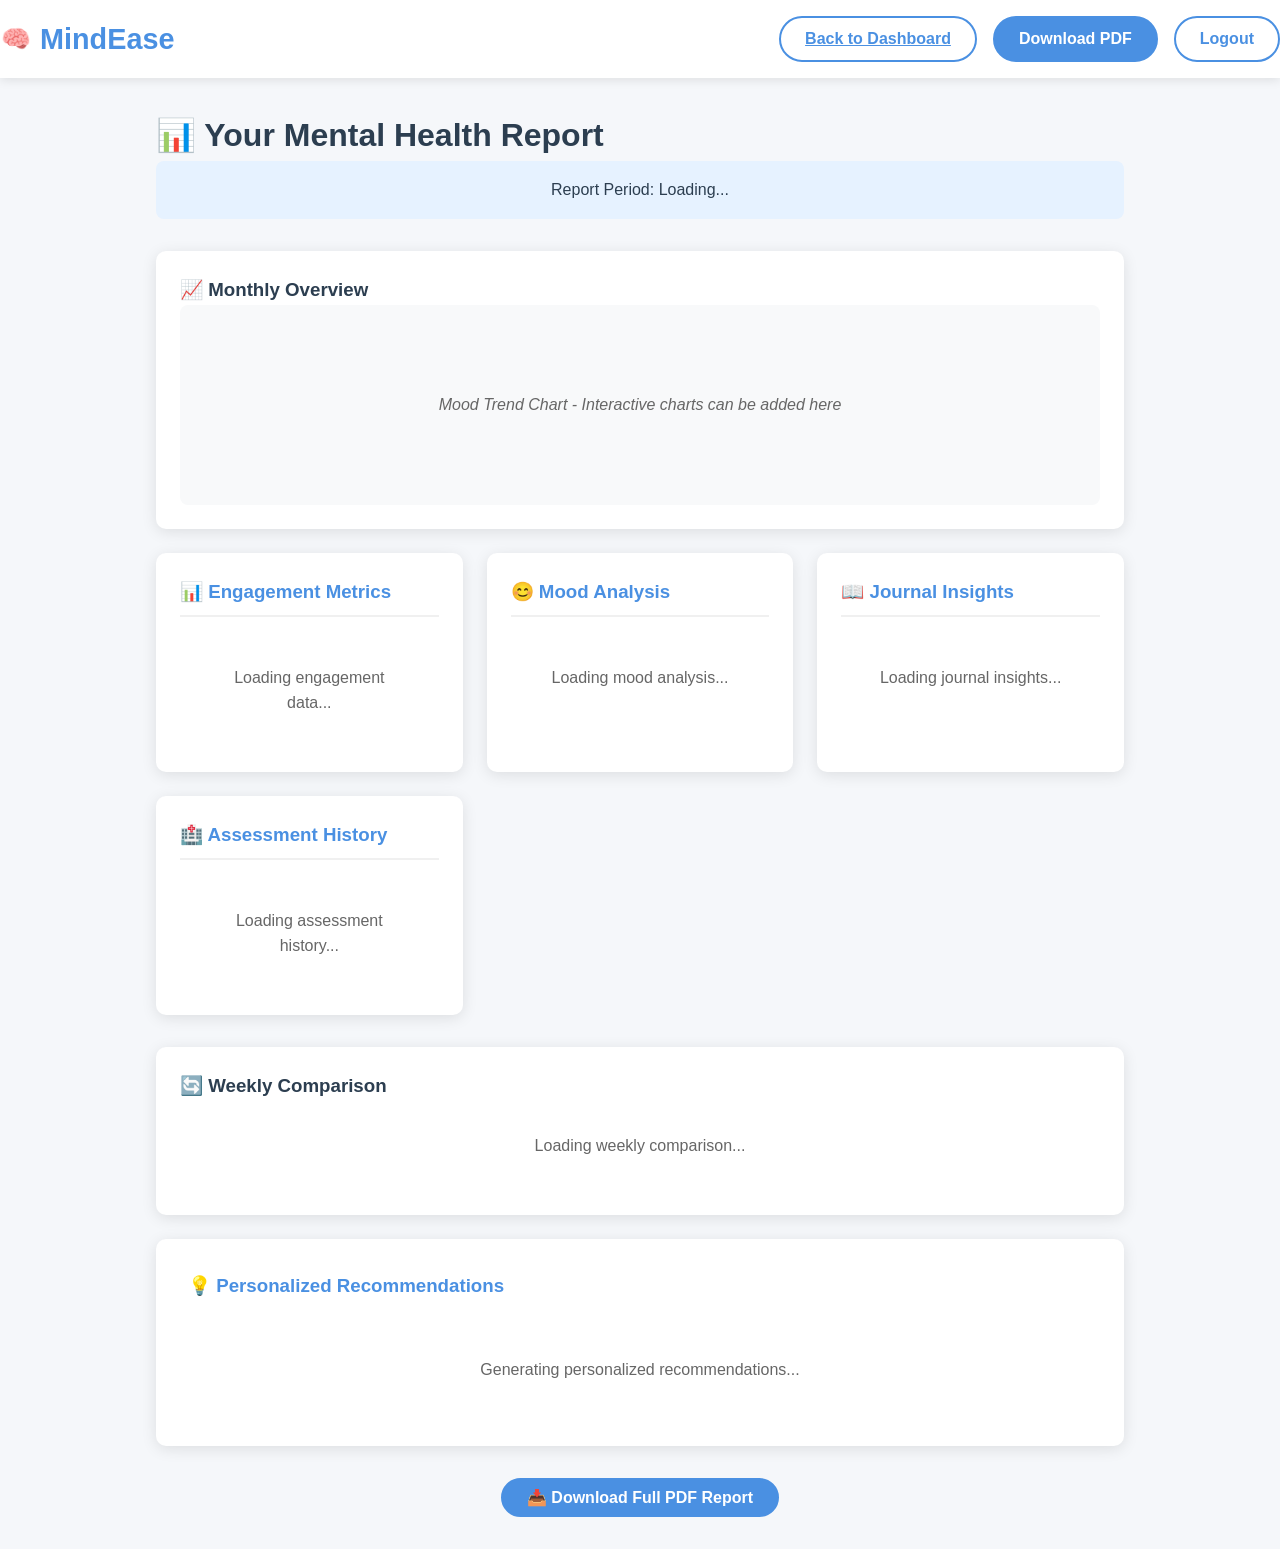
<file: frontend/analytics-report.html>
<!DOCTYPE html>
<html lang="en">
<head>
    <meta charset="UTF-8">
    <meta name="viewport" content="width=device-width, initial-scale=1.0">
    <title>Mental Health Report - MindEase</title>
    <link rel="stylesheet" href="css/style.css">
    <style>
        .analytics-container {
            max-width: 1000px;
            margin: 2rem auto;
            padding: 0 1rem;
        }
        
        .report-period {
            background: #e6f2ff;
            padding: 1rem;
            border-radius: 8px;
            margin-bottom: 2rem;
            text-align: center;
        }
        
        .metrics-grid {
            display: grid;
            grid-template-columns: repeat(auto-fit, minmax(300px, 1fr));
            gap: 1.5rem;
            margin-bottom: 2rem;
        }
        
        .metric-card {
            background: white;
            padding: 1.5rem;
            border-radius: 10px;
            box-shadow: 0 3px 15px rgba(0,0,0,0.1);
        }
        
        .metric-card h3 {
            color: #4a90e2;
            margin-bottom: 1rem;
            border-bottom: 2px solid #f0f0f0;
            padding-bottom: 0.5rem;
        }
        
        .metric-item {
            margin-bottom: 1rem;
            padding-bottom: 1rem;
            border-bottom: 1px solid #f0f0f0;
        }
        
        .metric-item:last-child {
            border-bottom: none;
            margin-bottom: 0;
        }
        
        .metric-label {
            font-weight: 600;
            color: #333;
            margin-bottom: 0.3rem;
        }
        
        .metric-value {
            color: #666;
            font-size: 1.1rem;
        }
        
        .recommendations-section {
            background: white;
            padding: 2rem;
            border-radius: 10px;
            box-shadow: 0 3px 15px rgba(0,0,0,0.1);
            margin-bottom: 2rem;
        }
        
        .recommendations-section h3 {
            color: #4a90e2;
            margin-bottom: 1.5rem;
        }
        
        .recommendation-item {
            background: #f8f9fa;
            padding: 1rem;
            border-radius: 8px;
            margin-bottom: 1rem;
            border-left: 4px solid #4a90e2;
        }
        
        .trend-up {
            color: #5bd75b;
            font-weight: bold;
        }
        
        .trend-down {
            color: #ff6b6b;
            font-weight: bold;
        }
        
        .trend-stable {
            color: #ffa500;
            font-weight: bold;
        }
        
        .loading {
            text-align: center;
            padding: 2rem;
            color: #666;
        }
        
        .chart-container {
            background: white;
            padding: 1.5rem;
            border-radius: 10px;
            box-shadow: 0 3px 15px rgba(0,0,0,0.1);
            margin-bottom: 1.5rem;
        }
        
        .chart-placeholder {
            background: #f8f9fa;
            height: 200px;
            border-radius: 8px;
            display: flex;
            align-items: center;
            justify-content: center;
            color: #666;
            font-style: italic;
        }
    </style>
</head>
<body>
    <header>
        <nav>
            <a href="dashboard.html" class="logo">
                <span class="logo-icon">🧠</span>
                <span>MindEase</span>
            </a>
            <div class="nav-buttons">
                <a href="dashboard.html" class="btn btn-outline">Back to Dashboard</a>
                <button class="btn btn-primary" onclick="generatePDFReport()">Download PDF</button>
                <button class="btn btn-outline" onclick="logout()">Logout</button>
            </div>
        </nav>
    </header>

    <div class="analytics-container">
        <h1>📊 Your Mental Health Report</h1>
        
        <div class="report-period">
            <p>Report Period: <span id="reportPeriod">Loading...</span></p>
        </div>

        <div class="chart-container">
            <h3>📈 Monthly Overview</h3>
            <div class="chart-placeholder" id="moodChart">
                Mood Trend Chart - Interactive charts can be added here
            </div>
        </div>

        <div class="metrics-grid">
            <div class="metric-card">
                <h3>📊 Engagement Metrics</h3>
                <div id="engagementMetrics" class="loading">
                    Loading engagement data...
                </div>
            </div>
            
            <div class="metric-card">
                <h3>😊 Mood Analysis</h3>
                <div id="moodAnalysis" class="loading">
                    Loading mood analysis...
                </div>
            </div>
            
            <div class="metric-card">
                <h3>📖 Journal Insights</h3>
                <div id="journalInsights" class="loading">
                    Loading journal insights...
                </div>
            </div>
            
            <div class="metric-card">
                <h3>🏥 Assessment History</h3>
                <div id="assessmentHistory" class="loading">
                    Loading assessment history...
                </div>
            </div>
        </div>

        <div class="chart-container">
            <h3>🔄 Weekly Comparison</h3>
            <div id="weeklyComparison" class="loading">
                Loading weekly comparison...
            </div>
        </div>

        <div class="recommendations-section">
            <h3>💡 Personalized Recommendations</h3>
            <div id="recommendationsList" class="loading">
                Generating personalized recommendations...
            </div>
        </div>

        <div style="text-align: center; margin-top: 2rem;">
            <button class="btn btn-primary" onclick="generatePDFReport()">📥 Download Full PDF Report</button>
        </div>
    </div>

    <script src="js/auth.js"></script>
    <script src="js/analytics.js"></script>
</body>
</html>
</file>
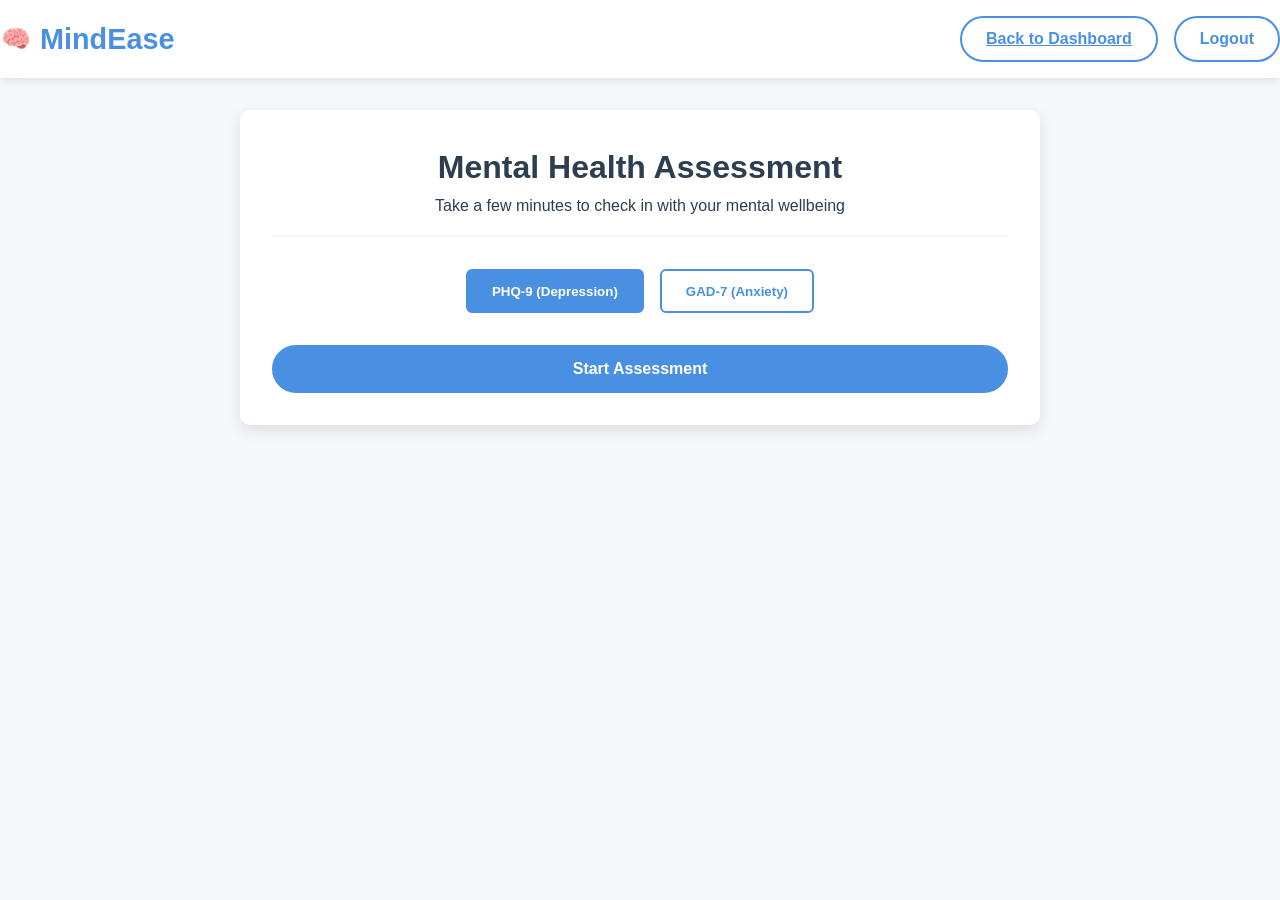
<file: frontend/assessment.html>
<!DOCTYPE html>
<html lang="en">
<head>
    <meta charset="UTF-8">
    <meta name="viewport" content="width=device-width, initial-scale=1.0">
    <title>Mental Health Assessment - MindEase</title>
    <link rel="stylesheet" href="css/style.css">
    <style>
        .assessment-container {
            max-width: 800px;
            margin: 2rem auto;
            background: white;
            border-radius: 10px;
            box-shadow: 0 5px 15px rgba(0,0,0,0.1);
            padding: 2rem;
        }
        .assessment-header {
            text-align: center;
            margin-bottom: 2rem;
            padding-bottom: 1rem;
            border-bottom: 2px solid #f1f3f5;
        }
        .question-card {
            background: #f8f9fa;
            padding: 1.5rem;
            border-radius: 8px;
            margin-bottom: 1.5rem;
        }
        .question-text {
            font-weight: 600;
            margin-bottom: 1rem;
            color: var(--dark);
        }
        .scale-options {
            display: grid;
            grid-template-columns: repeat(4, 1fr);
            gap: 0.5rem;
        }
        .scale-option {
            padding: 0.8rem;
            background: white;
            border: 2px solid #e9ecef;
            border-radius: 6px;
            text-align: center;
            cursor: pointer;
            transition: all 0.3s;
        }
        .scale-option:hover {
            border-color: var(--primary);
        }
        .scale-option.selected {
            background: var(--primary);
            color: white;
            border-color: var(--primary);
        }
        .assessment-type {
            display: flex;
            gap: 1rem;
            margin-bottom: 2rem;
            justify-content: center;
        }
        .type-btn {
            padding: 0.8rem 1.5rem;
            border: 2px solid var(--primary);
            background: white;
            color: var(--primary);
            border-radius: 6px;
            cursor: pointer;
            font-weight: 600;
        }
        .type-btn.active {
            background: var(--primary);
            color: white;
        }
        .progress-bar {
            height: 6px;
            background: #e9ecef;
            border-radius: 3px;
            margin: 2rem 0;
            overflow: hidden;
        }
        .progress-fill {
            height: 100%;
            background: var(--primary);
            transition: width 0.3s;
        }
        .result-card {
            background: #e8f5e8;
            border-left: 4px solid #5bd75b;
            padding: 1.5rem;
            border-radius: 8px;
            margin-top: 2rem;
        }
        .navigation {
            display: flex;
            justify-content: space-between;
            margin-top: 2rem;
        }
        .hidden {
            display: none;
        }
    </style>
</head>
<body>
    <header>
        <nav>
            <a href="dashboard.html" class="logo">
                <span class="logo-icon">🧠</span>
                <span>MindEase</span>
            </a>
            <div class="nav-buttons">
                <a href="dashboard.html" class="btn btn-outline">Back to Dashboard</a>
                <button class="btn btn-outline" onclick="logout()">Logout</button>
            </div>
        </nav>
    </header>

    <div class="assessment-container">
        <div class="assessment-header">
            <h1>Mental Health Assessment</h1>
            <p>Take a few minutes to check in with your mental wellbeing</p>
        </div>

        <!-- Assessment Type Selection -->
        <div id="typeSelection">
            <div class="assessment-type">
                <button class="type-btn active" onclick="selectAssessmentType('phq9')">PHQ-9 (Depression)</button>
                <button class="type-btn" onclick="selectAssessmentType('gad7')">GAD-7 (Anxiety)</button>
            </div>
            <button class="btn btn-primary btn-full" onclick="startAssessment()">Start Assessment</button>
        </div>

        <!-- Assessment Questions -->
        <div id="assessmentQuestions" class="hidden">
            <div id="assessmentInfo">
                <h2 id="assessmentTitle"></h2>
                <p id="assessmentInstructions"></p>
            </div>

            <div class="progress-bar">
                <div id="progressFill" class="progress-fill" style="width: 0%"></div>
            </div>

            <div id="questionsContainer"></div>

            <div class="navigation">
                <button class="btn btn-outline" onclick="previousQuestion()" id="prevBtn">Previous</button>
                <button class="btn btn-primary" onclick="nextQuestion()" id="nextBtn">Next Question</button>
                <button class="btn btn-primary" onclick="submitAssessment()" id="submitBtn" style="display: none">Submit Assessment</button>
            </div>
        </div>

        <!-- Results -->
        <div id="assessmentResults" class="hidden">
            <h2>Assessment Complete</h2>
            <div class="result-card">
                <h3>Your Results</h3>
                <p><strong>Total Score:</strong> <span id="resultScore"></span></p>
                <p><strong>Severity:</strong> <span id="resultSeverity"></span></p>
                <p><strong>Recommendation:</strong> <span id="resultRecommendation"></span></p>
            </div>
            <button class="btn btn-primary" onclick="goToDashboard()">Back to Dashboard</button>
            <button class="btn btn-outline" onclick="takeAnother()">Take Another Assessment</button>
        </div>
    </div>

    <script src="js/auth.js"></script>
    <script src="js/assessment.js"></script>
</body>
</html>
</file>
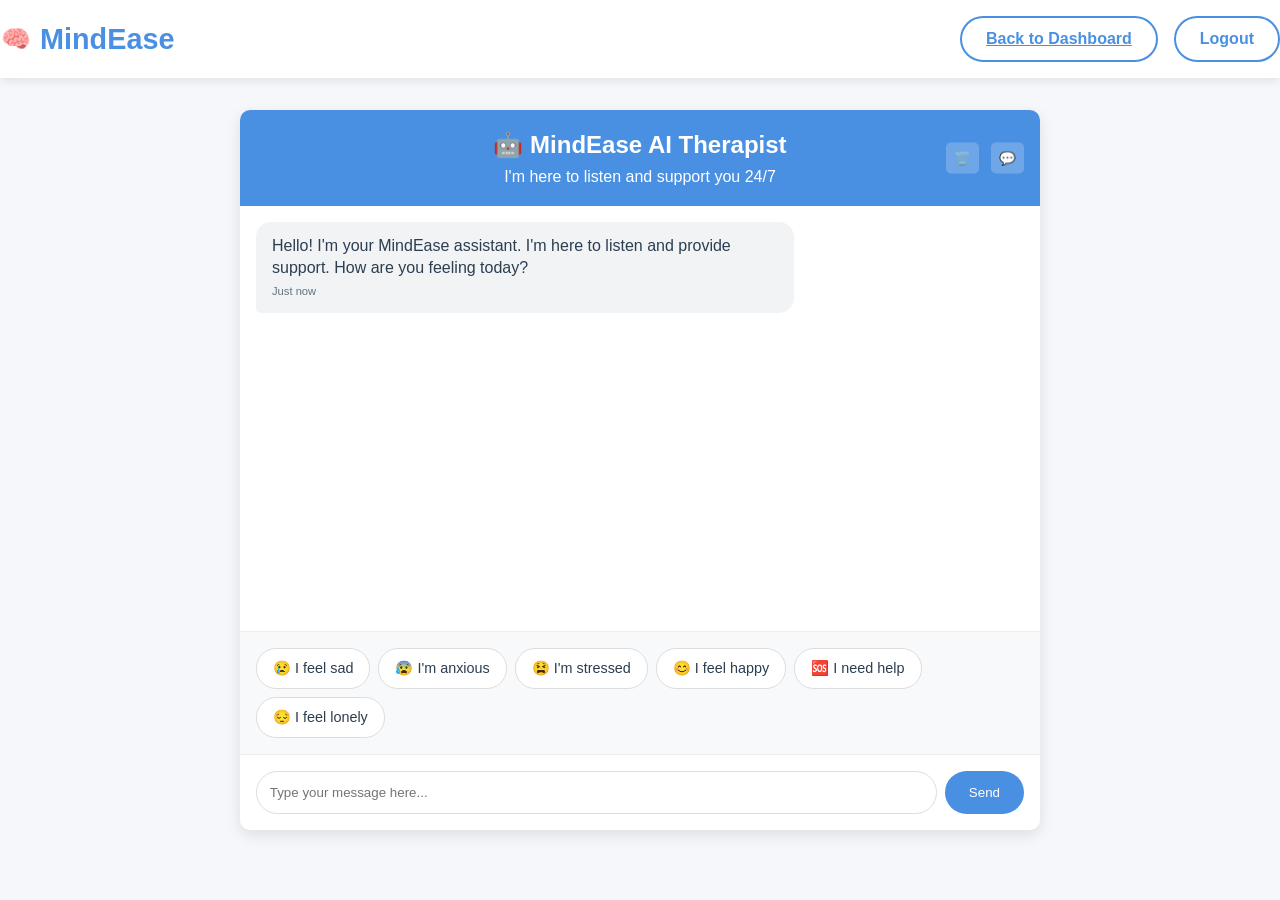
<file: frontend/chatbot.html>
<!DOCTYPE html>
<html lang="en">
<head>
    <meta charset="UTF-8">
    <meta name="viewport" content="width=device-width, initial-scale=1.0">
    <title>AI Therapist - MindEase</title>
    <link rel="stylesheet" href="css/style.css">
    <style>
        .chat-container {
            max-width: 800px;
            margin: 2rem auto;
            background: white;
            border-radius: 10px;
            box-shadow: 0 5px 15px rgba(0,0,0,0.1);
            height: 80vh;
            display: flex;
            flex-direction: column;
        }
        .chat-header {
            background: var(--primary);
            color: white;
            padding: 1rem;
            border-radius: 10px 10px 0 0;
            text-align: center;
            position: relative;
        }
        .chat-messages {
            flex: 1;
            padding: 1rem;
            overflow-y: auto;
            display: flex;
            flex-direction: column;
            gap: 1rem;
        }
        .message {
            max-width: 70%;
            padding: 0.8rem 1rem;
            border-radius: 15px;
            line-height: 1.4;
        }
        .user-message {
            align-self: flex-end;
            background: var(--primary);
            color: white;
            border-bottom-right-radius: 5px;
        }
        .bot-message {
            align-self: flex-start;
            background: #f1f3f5;
            color: var(--text);
            border-bottom-left-radius: 5px;
        }
        .chat-input {
            display: flex;
            padding: 1rem;
            border-top: 1px solid #eee;
            gap: 0.5rem;
        }
        .chat-input input {
            flex: 1;
            padding: 0.8rem;
            border: 1px solid #ddd;
            border-radius: 25px;
            outline: none;
        }
        .chat-input button {
            padding: 0.8rem 1.5rem;
            border: none;
            background: var(--primary);
            color: white;
            border-radius: 25px;
            cursor: pointer;
        }
        .typing-indicator {
            align-self: flex-start;
            background: #f1f3f5;
            padding: 0.8rem 1rem;
            border-radius: 15px;
            border-bottom-left-radius: 5px;
            color: #666;
            font-style: italic;
        }
        .timestamp {
            font-size: 0.7rem;
            opacity: 0.7;
            margin-top: 0.3rem;
        }
        .quick-replies {
            display: flex;
            flex-wrap: wrap;
            gap: 0.5rem;
            padding: 1rem;
            border-top: 1px solid #eee;
            background: #f8f9fa;
        }
        .quick-reply {
            padding: 0.5rem 1rem;
            background: white;
            border: 1px solid #ddd;
            border-radius: 20px;
            cursor: pointer;
            font-size: 0.9rem;
            transition: all 0.3s;
        }
        .quick-reply:hover {
            background: var(--primary);
            color: white;
            border-color: var(--primary);
        }
        .chat-actions {
            position: absolute;
            right: 1rem;
            top: 50%;
            transform: translateY(-50%);
        }
        .action-btn {
            background: rgba(255,255,255,0.2);
            border: none;
            color: white;
            padding: 0.5rem;
            border-radius: 5px;
            cursor: pointer;
            margin-left: 0.5rem;
        }
    </style>
</head>
<body>
    <header>
        <nav>
            <a href="dashboard.html" class="logo">
                <span class="logo-icon">🧠</span>
                <span>MindEase</span>
            </a>
            <div class="nav-buttons">
                <a href="dashboard.html" class="btn btn-outline">Back to Dashboard</a>
                <button class="btn btn-outline" onclick="logout()">Logout</button>
            </div>
        </nav>
    </header>

    <div class="chat-container">
        <div class="chat-header">
            <h2>🤖 MindEase AI Therapist</h2>
            <p>I'm here to listen and support you 24/7</p>
            <div class="chat-actions">
                <button class="action-btn" onclick="clearChat()" title="Clear chat">🗑️</button>
                <button class="action-btn" onclick="showQuickReplies()" title="Quick replies">💬</button>
            </div>
        </div>
        
        <div class="chat-messages" id="chatMessages">
            <div class="message bot-message">
                Hello! I'm your MindEase assistant. I'm here to listen and provide support. How are you feeling today?
                <div class="timestamp">Just now</div>
            </div>
        </div>
        
        <div class="quick-replies" id="quickReplies">
            <div class="quick-reply" onclick="sendQuickReply('I feel sad today')">😢 I feel sad</div>
            <div class="quick-reply" onclick="sendQuickReply('I am feeling anxious')">😰 I'm anxious</div>
            <div class="quick-reply" onclick="sendQuickReply('I am stressed out')">😫 I'm stressed</div>
            <div class="quick-reply" onclick="sendQuickReply('I feel happy today')">😊 I feel happy</div>
            <div class="quick-reply" onclick="sendQuickReply('I need help coping')">🆘 I need help</div>
            <div class="quick-reply" onclick="sendQuickReply('I feel lonely')">😔 I feel lonely</div>
        </div>
        
        <div class="chat-input">
            <input type="text" id="messageInput" placeholder="Type your message here..." onkeypress="handleKeyPress(event)">
            <button onclick="sendMessage()">Send</button>
        </div>
    </div>

    <script src="js/auth.js"></script>
    <script src="js/chat.js"></script>
</body>
</html>
</file>
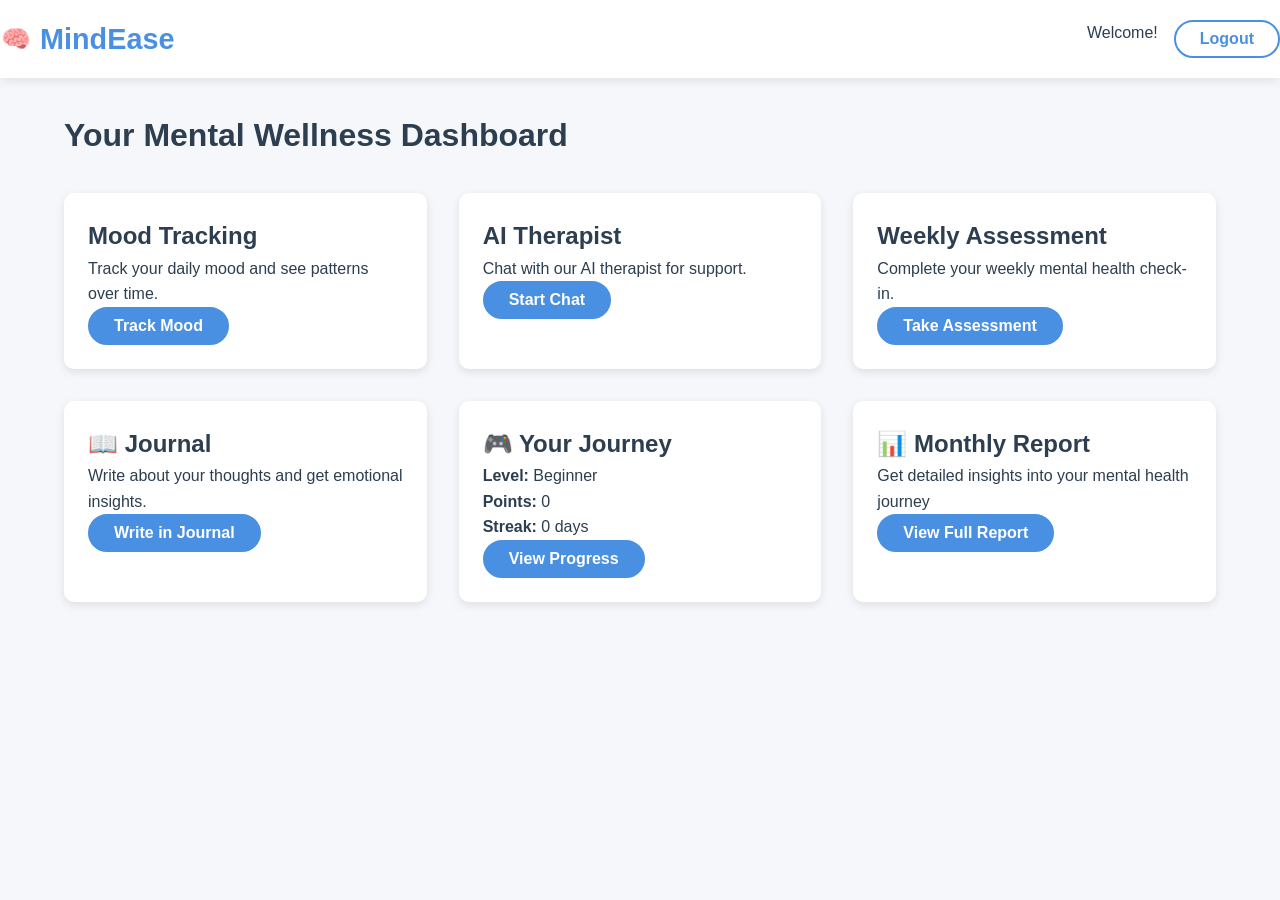
<file: frontend/dashboard.html>
<!DOCTYPE html>
<html lang="en">
<head>
    <meta charset="UTF-8">
    <meta name="viewport" content="width=device-width, initial-scale=1.0">
    <title>Dashboard - MindEase</title>
    <link rel="stylesheet" href="css/style.css">
    <style>
        .dashboard {
            padding: 2rem 0;
        }
        .dashboard-grid {
            display: grid;
            grid-template-columns: repeat(auto-fit, minmax(300px, 1fr));
            gap: 2rem;
            margin: 2rem 0;
        }
        .dashboard-card {
            background: white;
            padding: 1.5rem;
            border-radius: 10px;
            box-shadow: 0 3px 10px rgba(0,0,0,0.1);
        }
    </style>
</head>
<body>
    <header>
        <nav>
            <a href="dashboard.html" class="logo">
                <div class="logo-icon">🧠</div>
                <span class="logo-text">MindEase</span>
            </a>
            <div class="nav-buttons">
                <span>Welcome!</span>
                <button class="btn btn-outline" onclick="logout()">Logout</button>
            </div>
        </nav>
    </header>

    <div class="container dashboard">
        <h1>Your Mental Wellness Dashboard</h1>
        
        <div class="dashboard-grid">
            <div class="dashboard-card">
                <h2>Mood Tracking</h2>
                <p>Track your daily mood and see patterns over time.</p>
                <button class="btn btn-primary" onclick="window.location.href='mood-tracker.html'">Track Mood</button>
            </div>
            
            <div class="dashboard-card">
                <h2>AI Therapist</h2>
                <p>Chat with our AI therapist for support.</p>
                <button class="btn btn-primary" onclick="window.location.href='chatbot.html'">Start Chat</button>
            </div>
            
            <div class="dashboard-card">
                <h2>Weekly Assessment</h2>
                <p>Complete your weekly mental health check-in.</p>
                <button class="btn btn-primary" onclick="window.location.href='assessment.html'">Take Assessment</button>
            </div>

            <div class="dashboard-card">
                <h2>📖 Journal</h2>
                <p>Write about your thoughts and get emotional insights.</p>
                <button class="btn btn-primary" onclick="window.location.href='journal.html'">Write in Journal</button>
            </div>
            <div class="dashboard-card game-preview">
                <h2>🎮 Your Journey</h2>
                <div id="gamePreview">
                    <p><strong>Level:</strong> <span id="previewLevel">Beginner</span></p>
                    <p><strong>Points:</strong> <span id="previewPoints">0</span></p>
                    <p><strong>Streak:</strong> <span id="previewStreak">0 days</span></p>
                    <button class="btn btn-primary" onclick="viewGameDashboard()">View Progress</button>
                </div>
            </div>

            <div class="dashboard-card analytics-preview">
                <h2>📊 Monthly Report</h2>
                <p>Get detailed insights into your mental health journey</p>
                <button class="btn btn-primary" onclick="viewAnalyticsReport()">View Full Report</button>
            </div>
        </div>
    </div>

    <script src="js/auth.js"></script>
    <script src="js/dashboard.js"></script>
</body>
</html>
</file>
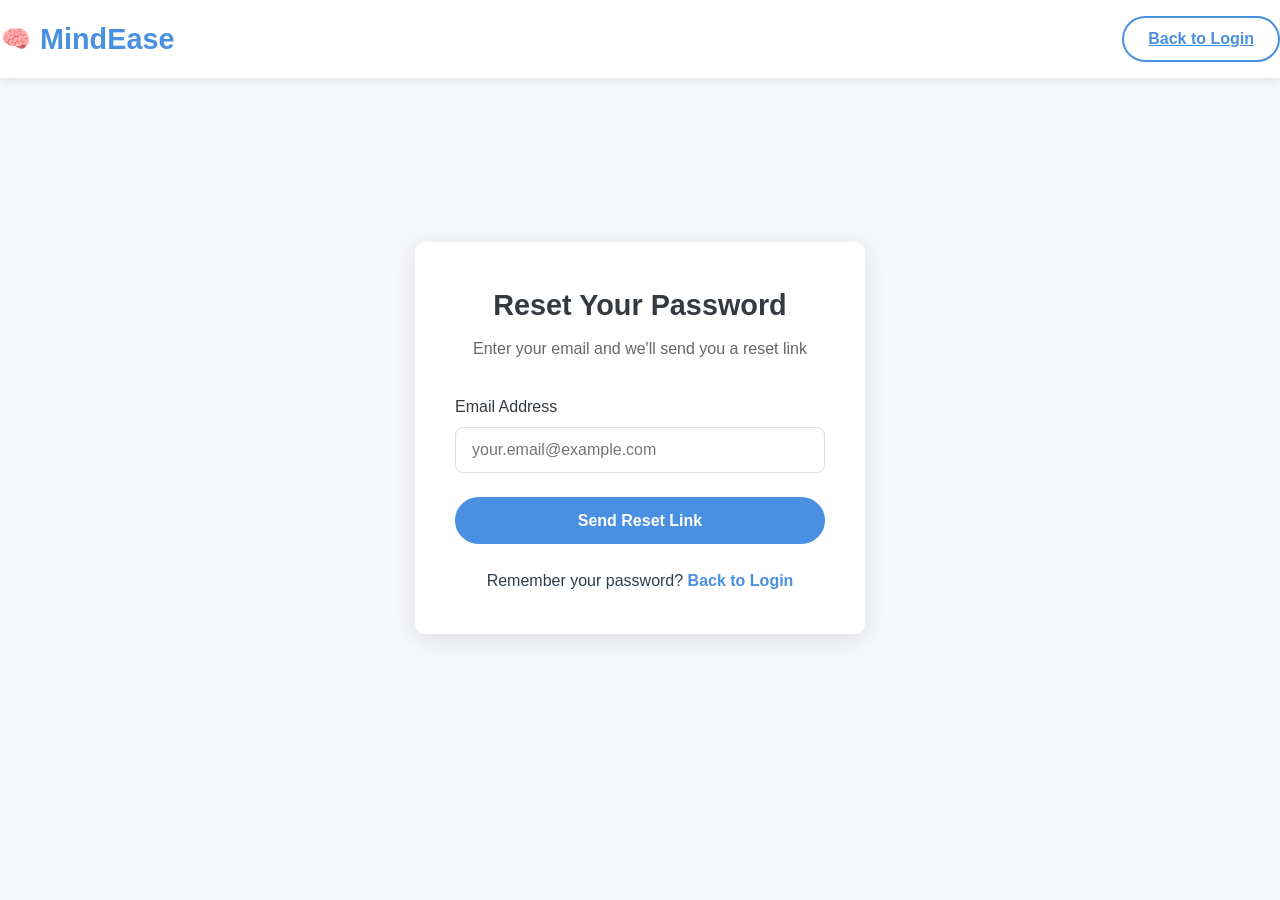
<file: frontend/forgot-password.html>
<!DOCTYPE html>
<html lang="en">
<head>
    <meta charset="UTF-8">
    <meta name="viewport" content="width=device-width, initial-scale=1.0">
    <title>Forgot Password - MindEase</title>
    <link rel="stylesheet" href="css/style.css">
    <style>
        .auth-container {
            display: flex;
            justify-content: center;
            align-items: center;
            min-height: 80vh;
            padding: 2rem 0;
        }
        .auth-card {
            background: white;
            border-radius: 10px;
            box-shadow: 0 5px 25px rgba(0,0,0,0.1);
            width: 100%;
            max-width: 450px;
            padding: 2.5rem;
        }
        .auth-header {
            text-align: center;
            margin-bottom: 2rem;
        }
        .auth-title {
            font-size: 1.8rem;
            color: var(--dark);
            margin-bottom: 0.5rem;
        }
        .auth-subtitle {
            color: #666;
            margin-bottom: 2rem;
        }
        .form-group {
            margin-bottom: 1.5rem;
        }
        .form-group label {
            display: block;
            margin-bottom: 0.5rem;
            font-weight: 500;
            color: var(--dark);
        }
        .form-input {
            width: 100%;
            padding: 0.8rem 1rem;
            border: 1px solid #ddd;
            border-radius: 8px;
            font-size: 1rem;
        }
        .btn-full {
            width: 100%;
            padding: 0.8rem;
        }
        .auth-footer {
            text-align: center;
            margin-top: 1.5rem;
        }
        .auth-link {
            color: var(--primary);
            text-decoration: none;
            font-weight: 600;
        }
        .message {
            padding: 1rem;
            border-radius: 8px;
            margin-bottom: 1rem;
            text-align: center;
        }
        .message.success {
            background: #e8f5e8;
            color: #2ecc71;
            border: 1px solid #2ecc71;
        }
        .message.error {
            background: #ffeaea;
            color: #e74c3c;
            border: 1px solid #e74c3c;
        }
        .message.info {
            background: #e6f2ff;
            color: var(--primary);
            border: 1px solid var(--primary);
        }
    </style>
</head>
<body>
    <header>
        <nav>
            <a href="index.html" class="logo">
                <span class="logo-icon">🧠</span>
                <span>MindEase</span>
            </a>
            <div class="nav-buttons">
                <a href="login.html" class="btn btn-outline">Back to Login</a>
            </div>
        </nav>
    </header>

    <div class="auth-container">
        <div class="auth-card">
            <div class="auth-header">
                <h1 class="auth-title">Reset Your Password</h1>
                <p class="auth-subtitle">Enter your email and we'll send you a reset link</p>
            </div>

            <div id="messageContainer"></div>

            <form id="forgotPasswordForm">
                <div class="form-group">
                    <label for="email">Email Address</label>
                    <input type="email" id="email" class="form-input" placeholder="your.email@example.com" required>
                </div>
                
                <button type="submit" class="btn btn-primary btn-full">Send Reset Link</button>
            </form>

            <div class="auth-footer">
                <p>Remember your password? <a href="login.html" class="auth-link">Back to Login</a></p>
            </div>
        </div>
    </div>

    <script src="js/auth.js"></script>
    <script>
        document.getElementById('forgotPasswordForm').addEventListener('submit', async function(e) {
            e.preventDefault();
            
            const email = document.getElementById('email').value;
            const messageContainer = document.getElementById('messageContainer');
            
            try {
                const response = await fetch('http://localhost:5000/api/forgot-password', {
                    method: 'POST',
                    headers: {
                        'Content-Type': 'application/json',
                    },
                    body: JSON.stringify({ email: email })
                });

                const data = await response.json();
                
                if (response.ok) {
                    messageContainer.innerHTML = `
                        <div class="message success">
                            <strong>Check your email!</strong><br>
                            ${data.message}
                            ${data.reset_token ? `<br><br><strong>Test Token:</strong> ${data.reset_token}` : ''}
                        </div>
                    `;
                    
                    // Clear form
                    document.getElementById('forgotPasswordForm').reset();
                    
                    // Show link to reset page for testing
                    if (data.reset_token) {
                        setTimeout(() => {
                            messageContainer.innerHTML += `
                                <div class="message info">
                                    <strong>Testing:</strong> 
                                    <a href="reset-password.html?token=${data.reset_token}" style="color: var(--primary);">
                                        Click here to reset password
                                    </a>
                                </div>
                            `;
                        }, 1000);
                    }
                } else {
                    messageContainer.innerHTML = `
                        <div class="message error">
                            ${data.message || 'Failed to send reset link'}
                        </div>
                    `;
                }
            } catch (error) {
                console.error('Error:', error);
                messageContainer.innerHTML = `
                    <div class="message error">
                        Network error. Please try again.
                    </div>
                `;
            }
        });
    </script>
</body>
</html>
</file>
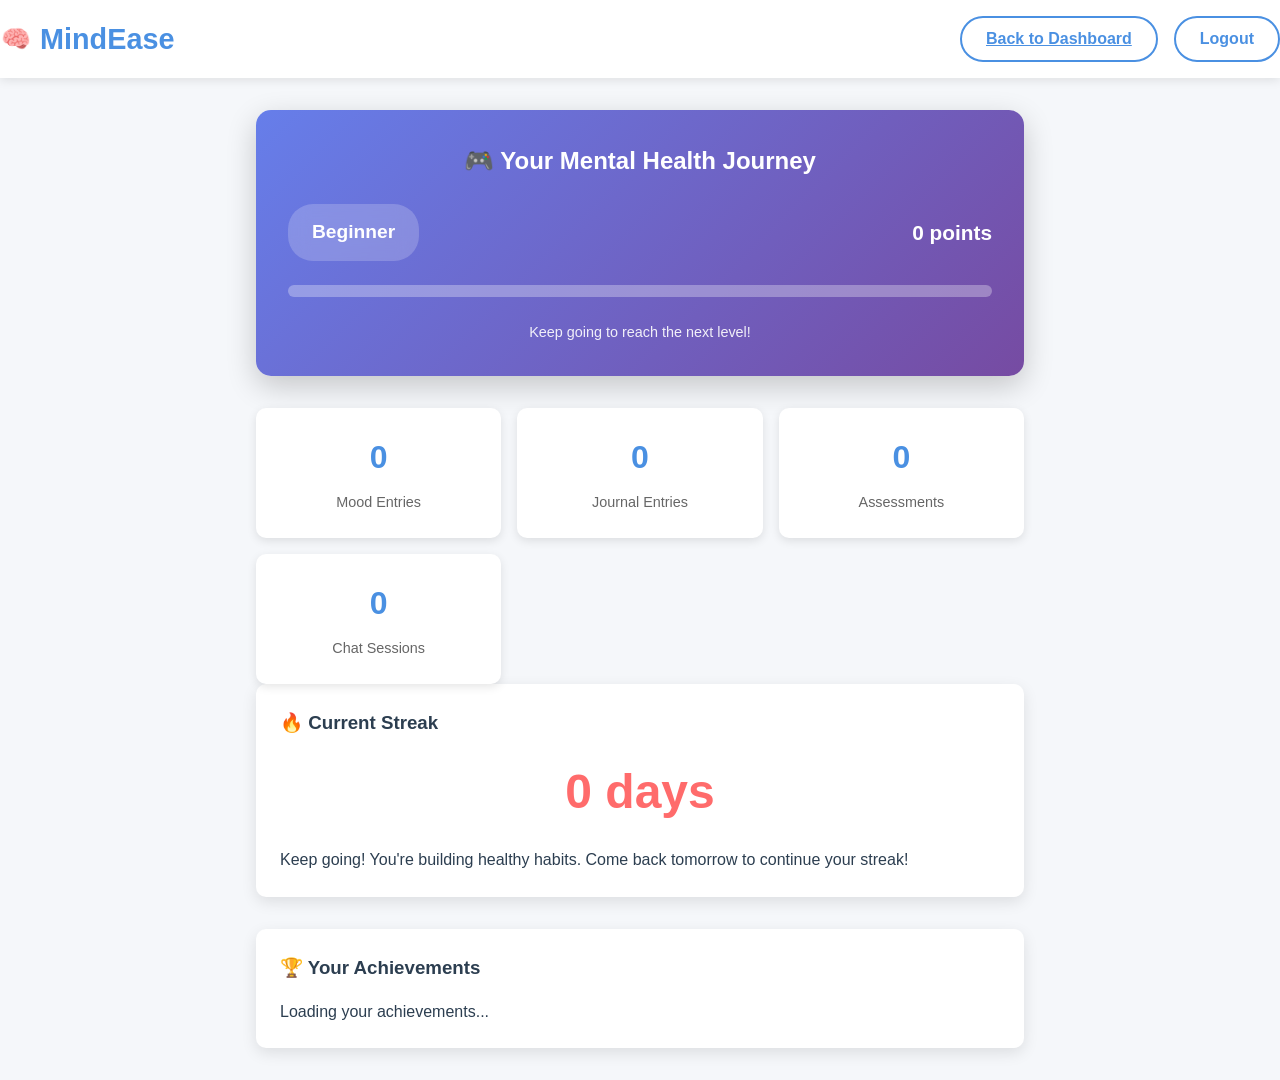
<file: frontend/game-dashboard.html>
<!DOCTYPE html>
<html lang="en">
<head>
    <meta charset="UTF-8">
    <meta name="viewport" content="width=device-width, initial-scale=1.0">
    <title>Your Journey - MindEase</title>
    <link rel="stylesheet" href="css/style.css">
    <style>
        .game-container {
            max-width: 800px;
            margin: 2rem auto;
            padding: 0 1rem;
        }
        
        .level-card {
            background: linear-gradient(135deg, #667eea 0%, #764ba2 100%);
            color: white;
            padding: 2rem;
            border-radius: 15px;
            text-align: center;
            margin-bottom: 2rem;
            box-shadow: 0 10px 30px rgba(0,0,0,0.2);
        }
        
        .level-info {
            display: flex;
            justify-content: space-between;
            align-items: center;
            margin: 1.5rem 0;
        }
        
        .level-badge {
            background: rgba(255,255,255,0.2);
            padding: 0.8rem 1.5rem;
            border-radius: 25px;
            font-weight: bold;
            font-size: 1.2rem;
            backdrop-filter: blur(10px);
        }
        
        .points {
            font-size: 1.3rem;
            font-weight: bold;
        }
        
        .progress-bar {
            background: rgba(255,255,255,0.3);
            height: 12px;
            border-radius: 6px;
            margin: 1.5rem 0;
            overflow: hidden;
        }
        
        .progress-fill {
            background: #4CD964;
            height: 100%;
            border-radius: 6px;
            transition: width 0.5s ease;
        }
        
        .next-level {
            margin-top: 1rem;
            font-size: 0.9rem;
            opacity: 0.9;
        }
        
        .achievements-section, .streak-section {
            background: white;
            padding: 1.5rem;
            border-radius: 10px;
            box-shadow: 0 5px 15px rgba(0,0,0,0.1);
            margin-bottom: 2rem;
        }
        
        .achievements-grid {
            display: grid;
            grid-template-columns: repeat(auto-fit, minmax(250px, 1fr));
            gap: 1rem;
            margin-top: 1rem;
        }
        
        .achievement-card {
            background: #f8f9fa;
            padding: 1rem;
            border-radius: 10px;
            border-left: 4px solid #4a90e2;
        }
        
        .achievement-card.locked {
            opacity: 0.6;
            border-left-color: #ccc;
        }
        
        .achievement-name {
            font-weight: bold;
            color: #333;
            margin-bottom: 0.5rem;
        }
        
        .achievement-desc {
            font-size: 0.9rem;
            color: #666;
            margin-bottom: 0.5rem;
        }
        
        .achievement-points {
            color: #4a90e2;
            font-weight: bold;
        }
        
        .streak-display {
            font-size: 3rem;
            font-weight: bold;
            color: #FF6B6B;
            text-align: center;
            margin: 1rem 0;
        }
        
        .stats-grid {
            display: grid;
            grid-template-columns: repeat(auto-fit, minmax(200px, 1fr));
            gap: 1rem;
            margin-top: 2rem;
        }
        
        .stat-card {
            background: white;
            padding: 1.5rem;
            border-radius: 10px;
            text-align: center;
            box-shadow: 0 3px 10px rgba(0,0,0,0.1);
        }
        
        .stat-number {
            font-size: 2rem;
            font-weight: bold;
            color: #4a90e2;
            margin-bottom: 0.5rem;
        }
        
        .stat-label {
            color: #666;
            font-size: 0.9rem;
        }
    </style>
</head>
<body>
    <header>
        <nav>
            <a href="dashboard.html" class="logo">
                <span class="logo-icon">🧠</span>
                <span>MindEase</span>
            </a>
            <div class="nav-buttons">
                <a href="dashboard.html" class="btn btn-outline">Back to Dashboard</a>
                <button class="btn btn-outline" onclick="logout()">Logout</button>
            </div>
        </nav>
    </header>

    <div class="game-container">
        <div class="level-card">
            <h2>🎮 Your Mental Health Journey</h2>
            <div class="level-info">
                <div class="level-badge" id="levelBadge">Beginner</div>
                <div class="points" id="userPoints">0 points</div>
            </div>
            <div class="progress-bar">
                <div class="progress-fill" id="levelProgress" style="width: 0%"></div>
            </div>
            <div class="next-level" id="nextLevelInfo">Keep going to reach the next level!</div>
        </div>

        <div class="stats-grid">
            <div class="stat-card">
                <div class="stat-number" id="moodCount">0</div>
                <div class="stat-label">Mood Entries</div>
            </div>
            <div class="stat-card">
                <div class="stat-number" id="journalCount">0</div>
                <div class="stat-label">Journal Entries</div>
            </div>
            <div class="stat-card">
                <div class="stat-number" id="assessmentCount">0</div>
                <div class="stat-label">Assessments</div>
            </div>
            <div class="stat-card">
                <div class="stat-number" id="chatCount">0</div>
                <div class="stat-label">Chat Sessions</div>
            </div>
        </div>

        <div class="streak-section">
            <h3>🔥 Current Streak</h3>
            <div class="streak-display" id="streakDisplay">0 days</div>
            <p>Keep going! You're building healthy habits. Come back tomorrow to continue your streak!</p>
        </div>

        <div class="achievements-section">
            <h3>🏆 Your Achievements</h3>
            <div class="achievements-grid" id="achievementsGrid">
                <p>Loading your achievements...</p>
            </div>
        </div>
    </div>

    <script src="js/auth.js"></script>
    <script src="js/game.js"></script>
</body>
</html>
</file>
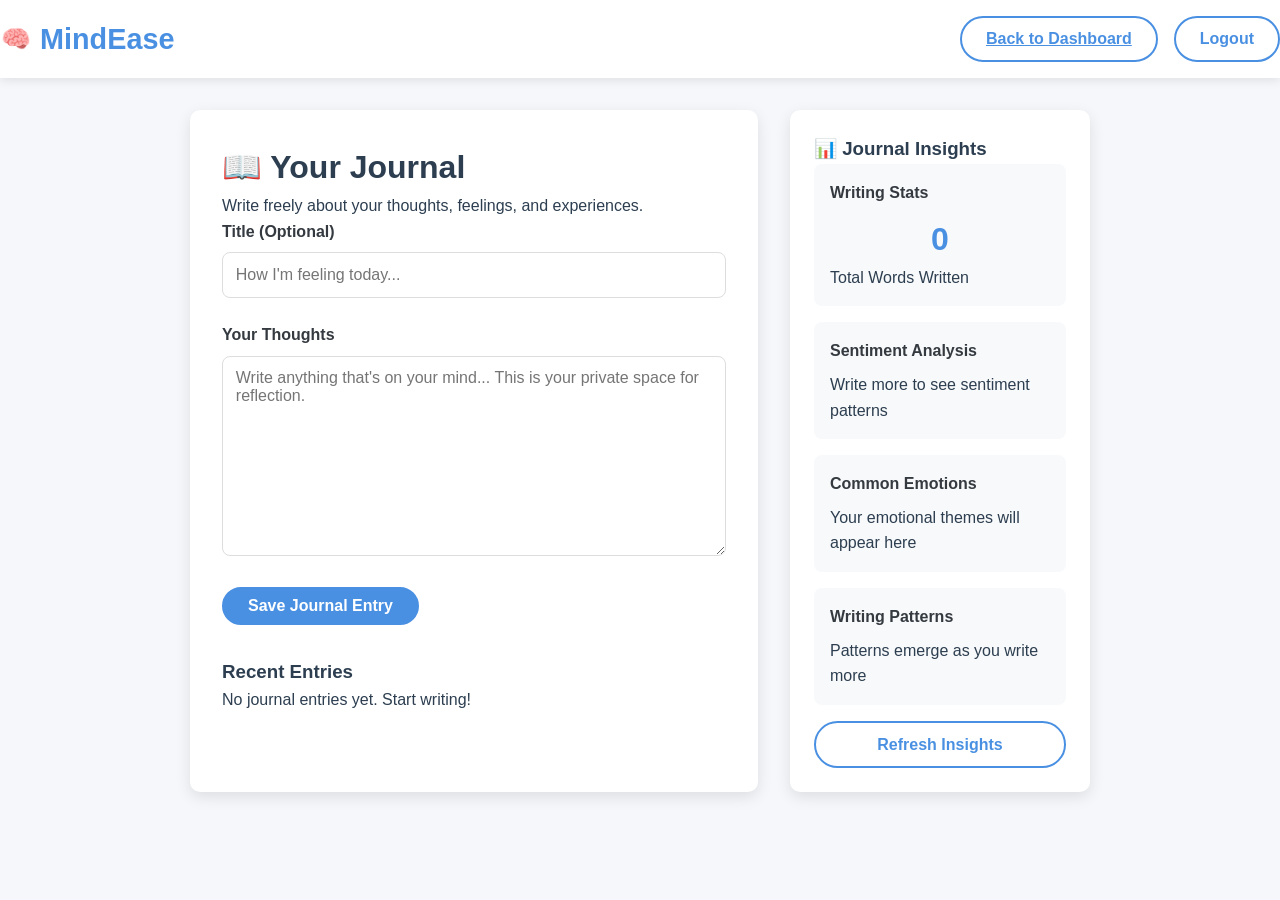
<file: frontend/journal.html>
<!DOCTYPE html>
<html lang="en">
<head>
    <meta charset="UTF-8">
    <meta name="viewport" content="width=device-width, initial-scale=1.0">
    <title>Journal - MindEase</title>
    <link rel="stylesheet" href="css/style.css">
    <style>
        .journal-container {
            max-width: 900px;
            margin: 2rem auto;
            display: grid;
            grid-template-columns: 1fr 300px;
            gap: 2rem;
        }
        .journal-editor {
            background: white;
            border-radius: 10px;
            box-shadow: 0 5px 15px rgba(0,0,0,0.1);
            padding: 2rem;
        }
        .journal-analytics {
            background: white;
            border-radius: 10px;
            box-shadow: 0 5px 15px rgba(0,0,0,0.1);
            padding: 1.5rem;
            height: fit-content;
        }
        .form-group {
            margin-bottom: 1.5rem;
        }
        .form-group label {
            display: block;
            margin-bottom: 0.5rem;
            font-weight: 600;
            color: var(--dark);
        }
        .form-group input, .form-group textarea {
            width: 100%;
            padding: 0.8rem;
            border: 1px solid #ddd;
            border-radius: 8px;
            font-size: 1rem;
        }
        .form-group textarea {
            min-height: 200px;
            resize: vertical;
            font-family: inherit;
        }
        .sentiment-indicator {
            display: inline-block;
            padding: 0.3rem 0.8rem;
            border-radius: 20px;
            font-size: 0.8rem;
            font-weight: 600;
            margin-left: 1rem;
        }
        .sentiment-positive {
            background: #e8f5e8;
            color: #2ecc71;
        }
        .sentiment-negative {
            background: #ffeaea;
            color: #e74c3c;
        }
        .sentiment-neutral {
            background: #f0f0f0;
            color: #7f8c8d;
        }
        .emotion-tag {
            display: inline-block;
            padding: 0.2rem 0.6rem;
            background: #e6f2ff;
            color: var(--primary);
            border-radius: 12px;
            font-size: 0.8rem;
            margin: 0.2rem;
        }
        .journal-entries {
            margin-top: 2rem;
        }
        .journal-entry {
            background: #f8f9fa;
            padding: 1.5rem;
            border-radius: 8px;
            margin-bottom: 1rem;
            border-left: 4px solid var(--primary);
        }
        .entry-header {
            display: flex;
            justify-content: between;
            align-items: center;
            margin-bottom: 1rem;
        }
        .entry-title {
            font-weight: 600;
            color: var(--dark);
            margin: 0;
        }
        .entry-date {
            color: #666;
            font-size: 0.9rem;
        }
        .entry-content {
            line-height: 1.6;
            margin-bottom: 1rem;
        }
        .entry-analysis {
            display: flex;
            gap: 1rem;
            align-items: center;
            font-size: 0.9rem;
        }
        .analytics-card {
            background: #f8f9fa;
            padding: 1rem;
            border-radius: 8px;
            margin-bottom: 1rem;
        }
        .analytics-card h4 {
            margin: 0 0 0.5rem 0;
            color: var(--dark);
        }
        .word-count {
            font-size: 2rem;
            font-weight: bold;
            color: var(--primary);
            text-align: center;
        }
    </style>
</head>
<body>
    <header>
        <nav>
            <a href="dashboard.html" class="logo">
                <span class="logo-icon">🧠</span>
                <span>MindEase</span>
            </a>
            <div class="nav-buttons">
                <a href="dashboard.html" class="btn btn-outline">Back to Dashboard</a>
                <button class="btn btn-outline" onclick="logout()">Logout</button>
            </div>
        </nav>
    </header>

    <div class="journal-container">
        <!-- Journal Editor -->
        <div class="journal-editor">
            <h1>📖 Your Journal</h1>
            <p>Write freely about your thoughts, feelings, and experiences.</p>
            
            <form id="journalForm">
                <div class="form-group">
                    <label for="entryTitle">Title (Optional)</label>
                    <input type="text" id="entryTitle" placeholder="How I'm feeling today...">
                </div>
                
                <div class="form-group">
                    <label for="entryContent">Your Thoughts</label>
                    <textarea id="entryContent" placeholder="Write anything that's on your mind... This is your private space for reflection."></textarea>
                </div>
                
                <button type="submit" class="btn btn-primary">Save Journal Entry</button>
            </form>

            <!-- Recent Entries -->
            <div class="journal-entries">
                <h3>Recent Entries</h3>
                <div id="entriesList">
                    <p>No journal entries yet. Start writing!</p>
                </div>
            </div>
        </div>

        <!-- Journal Analytics -->
        <div class="journal-analytics">
            <h3>📊 Journal Insights</h3>
            
            <div class="analytics-card">
                <h4>Writing Stats</h4>
                <div class="word-count" id="totalWords">0</div>
                <p>Total Words Written</p>
            </div>
            
            <div class="analytics-card">
                <h4>Sentiment Analysis</h4>
                <div id="sentimentChart">
                    <p>Write more to see sentiment patterns</p>
                </div>
            </div>
            
            <div class="analytics-card">
                <h4>Common Emotions</h4>
                <div id="emotionsList">
                    <p>Your emotional themes will appear here</p>
                </div>
            </div>
            
            <div class="analytics-card">
                <h4>Writing Patterns</h4>
                <div id="writingPatterns">
                    <p>Patterns emerge as you write more</p>
                </div>
            </div>
            
            <button class="btn btn-outline btn-full" onclick="loadJournalAnalytics()">Refresh Insights</button>
        </div>
    </div>

    <script src="js/auth.js"></script>
    <script src="js/journal.js"></script>
</body>
</html>
</file>
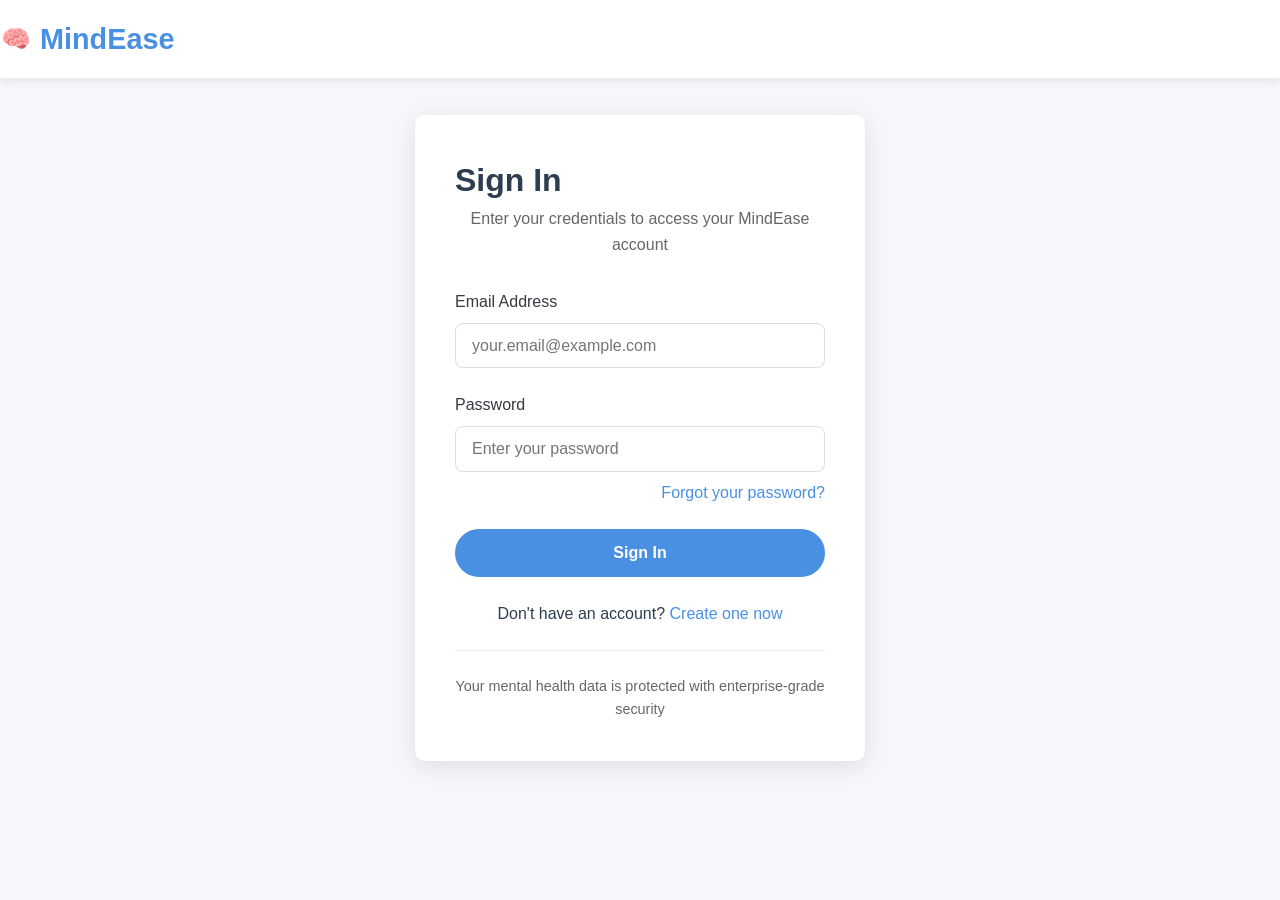
<file: frontend/login.html>
<!DOCTYPE html>
<html lang="en">
<head>
    <meta charset="UTF-8">
    <meta name="viewport" content="width=device-width, initial-scale=1.0">
    <title>Sign In - MindEase</title>
    <link rel="stylesheet" href="css/style.css">
</head>
<body>
    <header>
        <nav>
            <a href="index.html" class="logo">
                <div class="logo-icon">🧠</div>
                <span class="logo-text">MindEase</span>
            </a>
        </nav>
    </header>

    <div class="auth-container">
        <div class="auth-card">
            <h1>Sign In</h1>
            <p class="auth-subtitle">Enter your credentials to access your MindEase account</p>
            
            <form id="login-form">
                <div class="form-group">
                    <label for="login-email">Email Address</label>
                    <input type="email" id="login-email" placeholder="your.email@example.com" required>
                </div>
                
                <div class="form-group">
                    <label for="login-password">Password</label>
                    <input type="password" id="login-password" placeholder="Enter your password" required>
                    <a href="forgot-password.html" class="forgot-password">Forgot your password?</a>
                </div>
                
                <button type="submit" class="btn btn-primary btn-full">Sign In</button>
            </form>
            
            <div class="auth-footer">
                <p>Don't have an account? <a href="signup.html">Create one now</a></p>
            </div>
            
            <div class="security-note">
                <p>Your mental health data is protected with enterprise-grade security</p>
            </div>
        </div>
    </div>

    <script src="js/auth.js"></script>
</body>
</html>
</file>
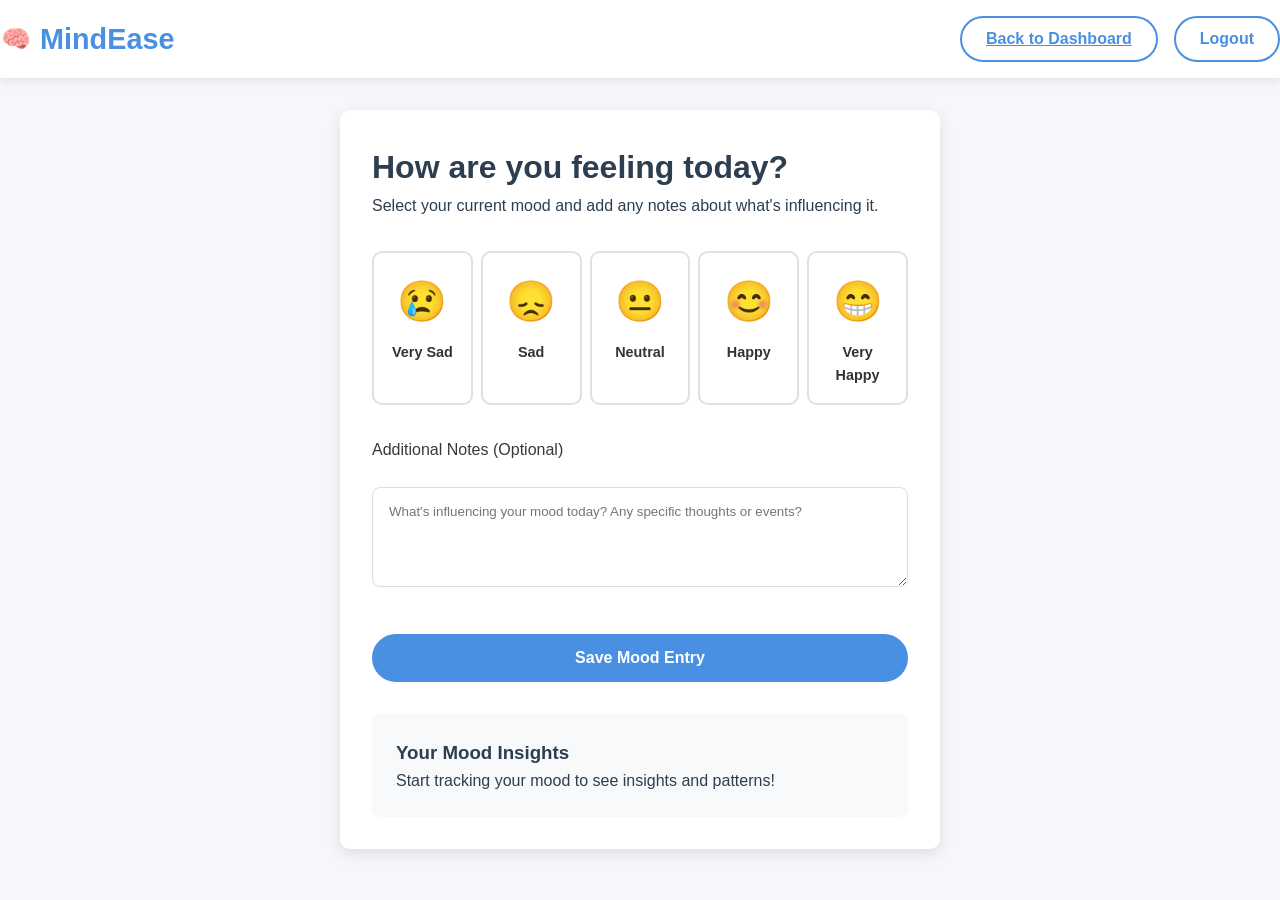
<file: frontend/mood-tracker.html>
<!DOCTYPE html>
<html lang="en">
<head>
    <meta charset="UTF-8">
    <meta name="viewport" content="width=device-width, initial-scale=1.0">
    <title>Track Your Mood - MindEase</title>
    <link rel="stylesheet" href="css/style.css">
    <style>
        .mood-container {
            max-width: 600px;
            margin: 2rem auto;
            padding: 2rem;
            background: white;
            border-radius: 10px;
            box-shadow: 0 5px 15px rgba(0,0,0,0.1);
        }
        .mood-options {
            display: flex;
            justify-content: space-between;
            margin: 2rem 0;
            gap: 0.5rem;
        }
        .mood-option {
            text-align: center;
            padding: 1rem;
            border-radius: 10px;
            cursor: pointer;
            transition: all 0.3s;
            border: 2px solid #e0e0e0;
            background-color: white;
            flex: 1;
            min-width: 0;
        }
        .mood-option:hover {
            background: #f0f5ff !important;
            transform: scale(1.05);
            border-color: #4a90e2;
        }
        .mood-option.selected {
            background: #e6f2ff !important;
            border-color: #4a90e2 !important;
            transform: scale(1.05);
            box-shadow: 0 4px 12px rgba(74, 144, 226, 0.3);
        }
        .mood-emoji {
            font-size: 2.5rem;
            margin-bottom: 0.5rem;
            transition: transform 0.3s ease;
            display: block;
        }
        .mood-option.selected .mood-emoji {
            transform: scale(1.2);
        }
        .mood-label {
            font-weight: 600;
            color: #333;
            font-size: 0.9rem;
        }
        textarea {
            width: 100%;
            padding: 1rem;
            border: 1px solid #ddd;
            border-radius: 8px;
            margin: 1rem 0;
            resize: vertical;
            min-height: 100px;
            font-family: inherit;
        }
        .insights-card {
            background: #f8f9fa;
            padding: 1.5rem;
            border-radius: 8px;
            margin-top: 2rem;
        }
        .button-group {
            display: flex;
            gap: 1rem;
            margin-top: 1rem;
        }
        .btn-full {
            flex: 1;
        }
    </style>
</head>
<body>
    <header>
        <nav>
            <a href="dashboard.html" class="logo">
                <span class="logo-icon">🧠</span>
                <span>MindEase</span>
            </a>
            <div class="nav-buttons">
                <a href="dashboard.html" class="btn btn-outline">Back to Dashboard</a>
                <button class="btn btn-outline" onclick="logout()">Logout</button>
            </div>
        </nav>
    </header>

    <div class="mood-container">
        <h1>How are you feeling today?</h1>
        <p>Select your current mood and add any notes about what's influencing it.</p>
        
        <div class="mood-options">
            <div class="mood-option" data-value="1">
                <div class="mood-emoji">😢</div>
                <div class="mood-label">Very Sad</div>
            </div>
            <div class="mood-option" data-value="2">
                <div class="mood-emoji">😞</div>
                <div class="mood-label">Sad</div>
            </div>
            <div class="mood-option" data-value="3">
                <div class="mood-emoji">😐</div>
                <div class="mood-label">Neutral</div>
            </div>
            <div class="mood-option" data-value="4">
                <div class="mood-emoji">😊</div>
                <div class="mood-label">Happy</div>
            </div>
            <div class="mood-option" data-value="5">
                <div class="mood-emoji">😁</div>
                <div class="mood-label">Very Happy</div>
            </div>
        </div>
        
        <div class="form-group">
            <label for="mood-notes">Additional Notes (Optional)</label>
            <textarea id="mood-notes" placeholder="What's influencing your mood today? Any specific thoughts or events?"></textarea>
        </div>
        
        <div class="button-group">
            <button class="btn btn-primary btn-full" onclick="saveMood()">Save Mood Entry</button>
        </div>
        
        <div class="insights-card">
            <h3>Your Mood Insights</h3>
            <div id="mood-insights">
                <p>Start tracking your mood to see insights and patterns!</p>
            </div>
        </div>
    </div>

    <script src="js/auth.js"></script>
    <script src="js/mood.js"></script>
</body>
</html>
</file>
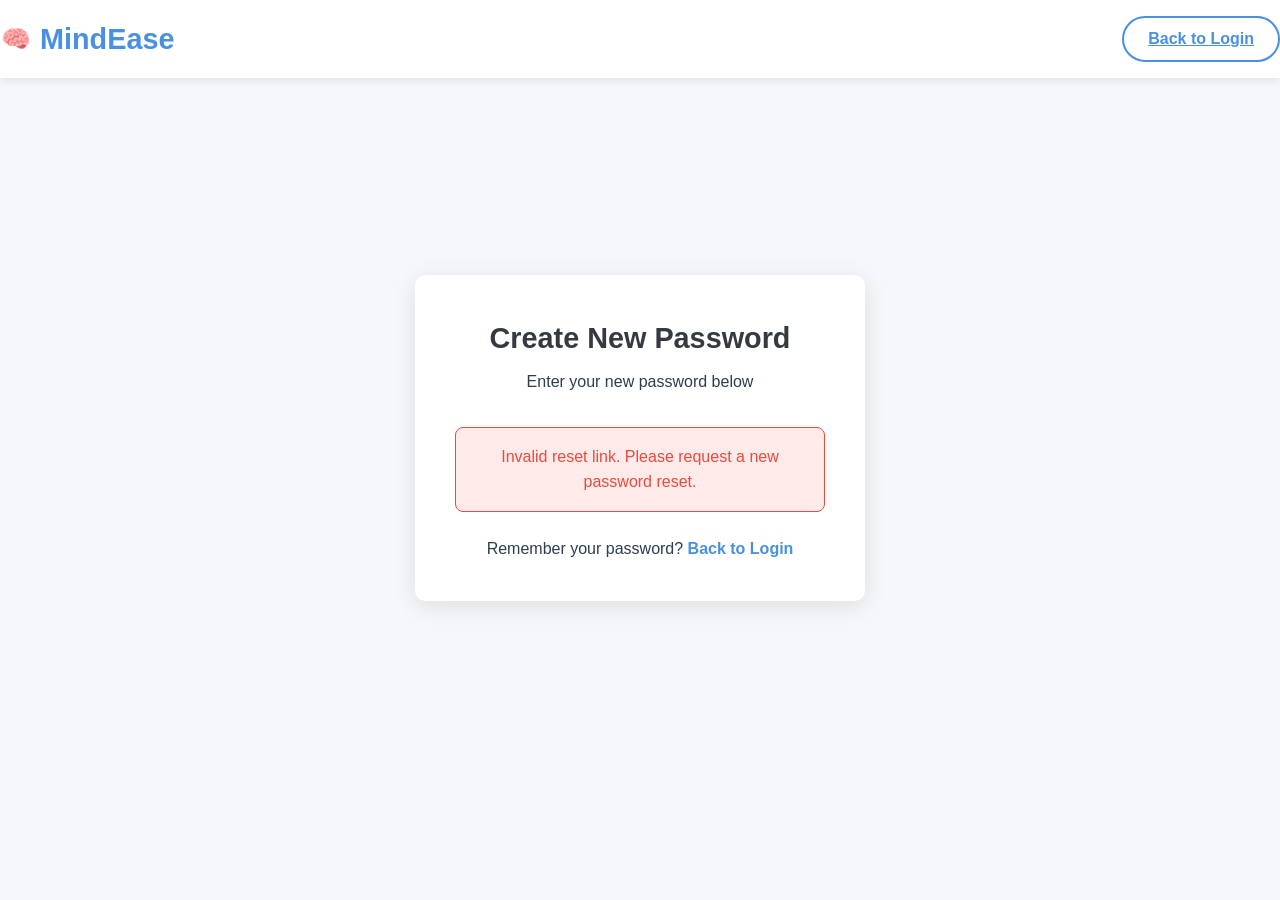
<file: frontend/reset-password.html>
<!DOCTYPE html>
<html lang="en">
<head>
    <meta charset="UTF-8">
    <meta name="viewport" content="width=device-width, initial-scale=1.0">
    <title>Reset Password - MindEase</title>
    <link rel="stylesheet" href="css/style.css">
    <style>
        .auth-container {
            display: flex;
            justify-content: center;
            align-items: center;
            min-height: 80vh;
            padding: 2rem 0;
        }
        .auth-card {
            background: white;
            border-radius: 10px;
            box-shadow: 0 5px 25px rgba(0,0,0,0.1);
            width: 100%;
            max-width: 450px;
            padding: 2.5rem;
        }
        .auth-header {
            text-align: center;
            margin-bottom: 2rem;
        }
        .auth-title {
            font-size: 1.8rem;
            color: var(--dark);
            margin-bottom: 0.5rem;
        }
        .form-group {
            margin-bottom: 1.5rem;
        }
        .form-group label {
            display: block;
            margin-bottom: 0.5rem;
            font-weight: 500;
            color: var(--dark);
        }
        .form-input {
            width: 100%;
            padding: 0.8rem 1rem;
            border: 1px solid #ddd;
            border-radius: 8px;
            font-size: 1rem;
        }
        .btn-full {
            width: 100%;
            padding: 0.8rem;
        }
        .auth-footer {
            text-align: center;
            margin-top: 1.5rem;
        }
        .auth-link {
            color: var(--primary);
            text-decoration: none;
            font-weight: 600;
        }
        .message {
            padding: 1rem;
            border-radius: 8px;
            margin-bottom: 1rem;
            text-align: center;
        }
        .message.success {
            background: #e8f5e8;
            color: #2ecc71;
            border: 1px solid #2ecc71;
        }
        .message.error {
            background: #ffeaea;
            color: #e74c3c;
            border: 1px solid #e74c3c;
        }
        .token-info {
            background: #f8f9fa;
            padding: 1rem;
            border-radius: 8px;
            margin-bottom: 1rem;
            font-size: 0.9rem;
        }
    </style>
</head>
<body>
    <header>
        <nav>
            <a href="index.html" class="logo">
                <span class="logo-icon">🧠</span>
                <span>MindEase</span>
            </a>
            <div class="nav-buttons">
                <a href="login.html" class="btn btn-outline">Back to Login</a>
            </div>
        </nav>
    </header>

    <div class="auth-container">
        <div class="auth-card">
            <div class="auth-header">
                <h1 class="auth-title">Create New Password</h1>
                <p>Enter your new password below</p>
            </div>

            <div id="messageContainer"></div>
            <div id="tokenInfo" class="token-info" style="display: none;">
                Reset token loaded
            </div>

            <form id="resetPasswordForm">
                <input type="hidden" id="resetToken">
                
                <div class="form-group">
                    <label for="newPassword">New Password</label>
                    <input type="password" id="newPassword" class="form-input" placeholder="Enter new password" required minlength="6">
                </div>
                
                <div class="form-group">
                    <label for="confirmPassword">Confirm Password</label>
                    <input type="password" id="confirmPassword" class="form-input" placeholder="Confirm new password" required minlength="6">
                </div>
                
                <button type="submit" class="btn btn-primary btn-full">Reset Password</button>
            </form>

            <div class="auth-footer">
                <p>Remember your password? <a href="login.html" class="auth-link">Back to Login</a></p>
            </div>
        </div>
    </div>

    <script>
        // Get token from URL
        const urlParams = new URLSearchParams(window.location.search);
        const token = urlParams.get('token');
        
        if (token) {
            document.getElementById('resetToken').value = token;
            document.getElementById('tokenInfo').style.display = 'block';
            
            // Validate token on page load
            validateResetToken(token);
        } else {
            document.getElementById('messageContainer').innerHTML = `
                <div class="message error">
                    Invalid reset link. Please request a new password reset.
                </div>
            `;
            document.getElementById('resetPasswordForm').style.display = 'none';
        }

        async function validateResetToken(token) {
            try {
                const response = await fetch('http://localhost:5000/api/validate-reset-token', {
                    method: 'POST',
                    headers: {
                        'Content-Type': 'application/json',
                    },
                    body: JSON.stringify({ token: token })
                });

                const data = await response.json();
                
                if (!data.valid) {
                    document.getElementById('messageContainer').innerHTML = `
                        <div class="message error">
                            ${data.message || 'Invalid or expired reset token'}
                        </div>
                    `;
                    document.getElementById('resetPasswordForm').style.display = 'none';
                }
            } catch (error) {
                console.error('Token validation error:', error);
            }
        }

        document.getElementById('resetPasswordForm').addEventListener('submit', async function(e) {
            e.preventDefault();
            
            const token = document.getElementById('resetToken').value;
            const newPassword = document.getElementById('newPassword').value;
            const confirmPassword = document.getElementById('confirmPassword').value;
            const messageContainer = document.getElementById('messageContainer');
            
            if (newPassword !== confirmPassword) {
                messageContainer.innerHTML = `
                    <div class="message error">
                        Passwords do not match
                    </div>
                `;
                return;
            }
            
            try {
                const response = await fetch('http://localhost:5000/api/reset-password', {
                    method: 'POST',
                    headers: {
                        'Content-Type': 'application/json',
                    },
                    body: JSON.stringify({ 
                        token: token,
                        new_password: newPassword,
                        confirm_password: confirmPassword
                    })
                });

                const data = await response.json();
                
                if (response.ok) {
                    messageContainer.innerHTML = `
                        <div class="message success">
                            ${data.message}
                        </div>
                    `;
                    
                    document.getElementById('resetPasswordForm').style.display = 'none';
                    
                    // Redirect to login after 3 seconds
                    setTimeout(() => {
                        window.location.href = 'login.html';
                    }, 3000);
                } else {
                    messageContainer.innerHTML = `
                        <div class="message error">
                            ${data.message || 'Failed to reset password'}
                        </div>
                    `;
                }
            } catch (error) {
                console.error('Error:', error);
                messageContainer.innerHTML = `
                    <div class="message error">
                        Network error. Please try again.
                    </div>
                `;
            }
        });
    </script>
</body>
</html>
</file>
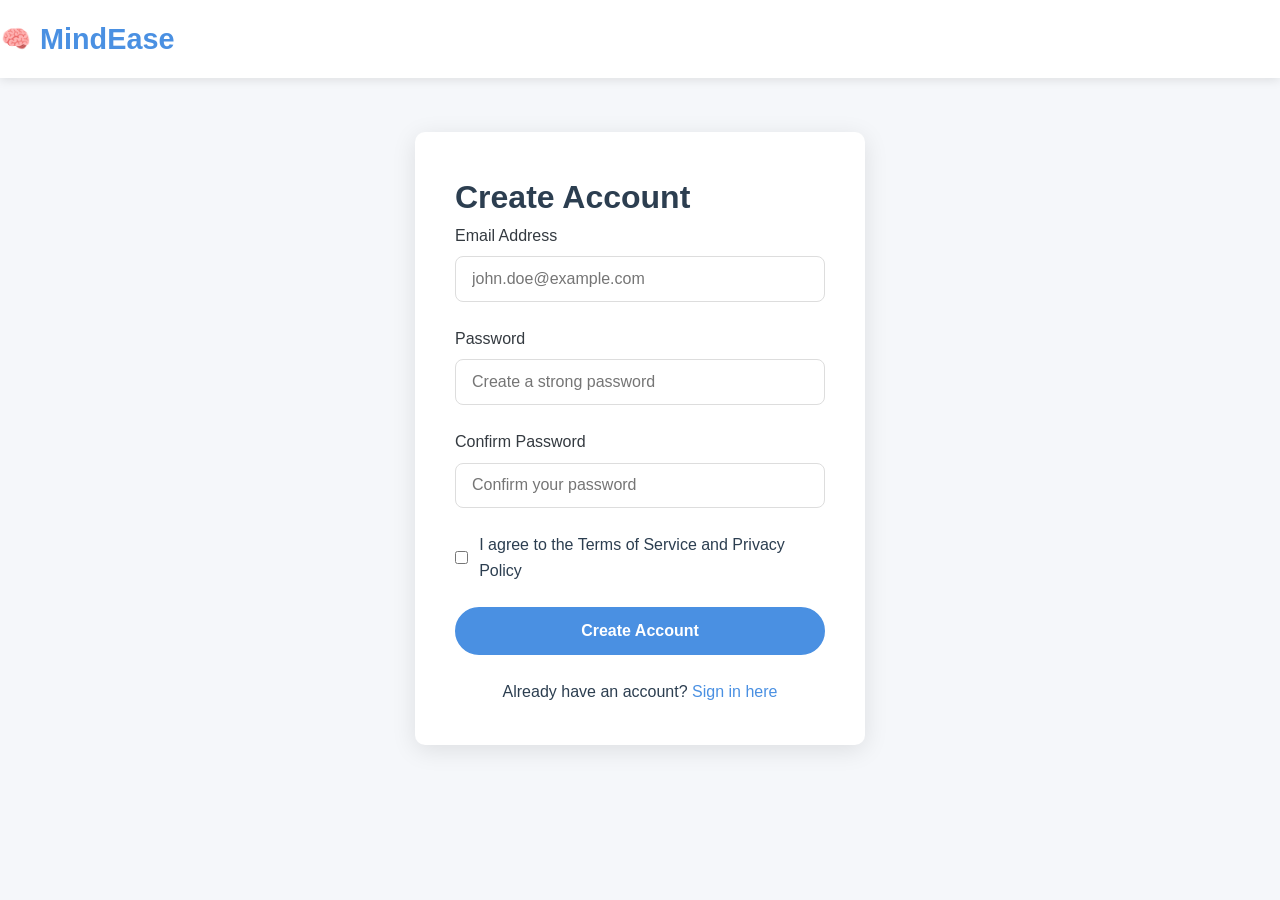
<file: frontend/signup.html>
<!DOCTYPE html>
<html lang="en">
<head>
    <meta charset="UTF-8">
    <meta name="viewport" content="width=device-width, initial-scale=1.0">
    <title>Sign Up - MindEase</title>
    <link rel="stylesheet" href="css/style.css">
</head>
<body>
    <header>
        <nav>
            <a href="index.html" class="logo">
                <div class="logo-icon">🧠</div>
                <span class="logo-text">MindEase</span>
            </a>
        </nav>
    </header>

    <div class="auth-container">
        <div class="auth-card">
            <h1>Create Account</h1>
            <form id="signup-form">
                <div class="form-group">
                    <label for="email">Email Address</label>
                    <input type="email" id="email" placeholder="john.doe@example.com" required>
                </div>
                
                <div class="form-group">
                    <label for="password">Password</label>
                    <input type="password" id="password" placeholder="Create a strong password" required>
                </div>
                
                <div class="form-group">
                    <label for="confirm-password">Confirm Password</label>
                    <input type="password" id="confirm-password" placeholder="Confirm your password" required>
                </div>
                
                <div class="form-check">
                    <input type="checkbox" id="agree-terms" required>
                    <label for="agree-terms">I agree to the Terms of Service and Privacy Policy</label>
                </div>
                
                <button type="submit" class="btn btn-primary btn-full">Create Account</button>
            </form>
            
            <div class="auth-footer">
                <p>Already have an account? <a href="login.html">Sign in here</a></p>
            </div>
        </div>
    </div>

    <script src="js/auth.js"></script>
</body>
</html>
</file>
<file: frontend/css/style.css>
:root {
    --primary: #4a90e2;
    --secondary: #5bd75b;
    --accent: #9c5fff;
    --light: #f8f9fa;
    --dark: #343a40;
    --text: #2c3e50;
}

* {
    margin: 0;
    padding: 0;
    box-sizing: border-box;
    font-family: 'Segoe UI', Tahoma, Geneva, Verdana, sans-serif;
}

body {
    color: var(--text);
    line-height: 1.6;
    background-color: #f5f7fa;
}

.container {
    width: 90%;
    max-width: 1200px;
    margin: 0 auto;
    padding: 0 15px;
}

/* Header Styles */
header {
    padding: 1rem 0;
    background-color: white;
    box-shadow: 0 2px 10px rgba(0,0,0,0.1);
}

nav {
    display: flex;
    justify-content: space-between;
    align-items: center;
}

.logo {
    font-size: 1.8rem;
    font-weight: 700;
    color: var(--primary);
    text-decoration: none;
}

.nav-buttons {
    display: flex;
    gap: 1rem;
}

.btn {
    padding: 0.5rem 1.5rem;
    border-radius: 50px;
    font-weight: 600;
    cursor: pointer;
    transition: all 0.3s ease;
    border: none;
    font-size: 1rem;
}

.btn-outline {
    border: 2px solid var(--primary);
    background: transparent;
    color: var(--primary);
}

.btn-outline:hover {
    background: var(--primary);
    color: white;
}

.btn-primary {
    background: var(--primary);
    color: white;
    border: 2px solid var(--primary);
}

.btn-primary:hover {
    background: transparent;
    color: var(--primary);
}

.btn-full {
    width: 100%;
    padding: 0.8rem;
}

/* Auth Pages */
.auth-container {
    display: flex;
    justify-content: center;
    align-items: center;
    min-height: 80vh;
    padding: 2rem 0;
}

.auth-card {
    background: white;
    border-radius: 10px;
    box-shadow: 0 5px 25px rgba(0,0,0,0.1);
    width: 100%;
    max-width: 450px;
    padding: 2.5rem;
}

.auth-subtitle {
    color: #666;
    margin-bottom: 2rem;
    text-align: center;
}

.form-group {
    margin-bottom: 1.5rem;
}

.form-group label {
    display: block;
    margin-bottom: 0.5rem;
    font-weight: 500;
    color: var(--dark);
}

.form-group input {
    width: 100%;
    padding: 0.8rem 1rem;
    border: 1px solid #ddd;
    border-radius: 8px;
    font-size: 1rem;
}

.form-check {
    display: flex;
    align-items: center;
    margin-bottom: 1.5rem;
}

.form-check input {
    margin-right: 0.7rem;
}

.auth-footer {
    text-align: center;
    margin-top: 1.5rem;
}

.auth-footer a {
    color: var(--primary);
    text-decoration: none;
}

.forgot-password {
    display: block;
    text-align: right;
    margin-top: 0.5rem;
    color: var(--primary);
    text-decoration: none;
}

.security-note {
    text-align: center;
    margin-top: 1.5rem;
    padding-top: 1.5rem;
    border-top: 1px solid #eee;
    color: #666;
    font-size: 0.9rem;
}

/* Hero Section */
.hero {
    padding: 4rem 0;
    text-align: center;
    background: linear-gradient(135deg, #e3f2fd 0%, #bbdefb 100%);
}

.hero h1 {
    font-size: 2.5rem;
    margin-bottom: 1.5rem;
}

.hero p {
    font-size: 1.2rem;
    max-width: 700px;
    margin: 0 auto 2rem;
}

.hero-buttons {
    display: flex;
    gap: 1rem;
    justify-content: center;
}
.mood-option {
    text-align: center;
    padding: 1rem;
    border-radius: 10px;
    cursor: pointer;
    transition: all 0.3s ease;
    border: 2px solid transparent;
    background-color: white;
}

.mood-option:hover {
    background-color: #f0f5ff !important;
    transform: scale(1.05);
}

.mood-option.selected {
    background-color: #e6f2ff !important;
    border-color: #4a90e2 !important;
    transform: scale(1.1);
    box-shadow: 0 4px 12px rgba(74, 144, 226, 0.3);
}

.mood-emoji {
    font-size: 3rem;
    margin-bottom: 0.5rem;
    transition: transform 0.3s ease;
}

.mood-option.selected .mood-emoji {
    transform: scale(1.2);
}

.mood-label {
    font-weight: 600;
    color: #333;
}
/* Logo Styles */
.logo {
    display: flex;
    align-items: center;
    gap: 0.5rem;
    font-size: 1.8rem;
    font-weight: 700;
    color: var(--primary);
    text-decoration: none;
}

.logo-icon {
    width: 32px;
    height: 32px;
    display: flex;
    align-items: center;
    justify-content: center;
    font-size: 1.5rem;
}

.logo-image {
    width: 32px;
    height: 32px;
    border-radius: 6px;
}

.logo-text {
    font-weight: 700;
}
/* Dashboard Mood Entries */
.mood-entries-list {
    margin-top: 1rem;
}

.mood-entry-item {
    display: flex;
    align-items: center;
    padding: 1rem;
    background: #f8f9fa;
    border-radius: 8px;
    margin-bottom: 0.5rem;
    border-left: 4px solid var(--primary);
}

.mood-entry-item .mood-emoji {
    font-size: 2rem;
    margin-right: 1rem;
}

.mood-details {
    flex: 1;
}

.mood-score {
    font-weight: 600;
    color: var(--dark);
}

.mood-time {
    font-size: 0.8rem;
    color: #666;
    margin-top: 0.2rem;
}

.mood-notes {
    font-style: italic;
    color: #555;
    margin-top: 0.5rem;
    font-size: 0.9rem;
}
</file>
